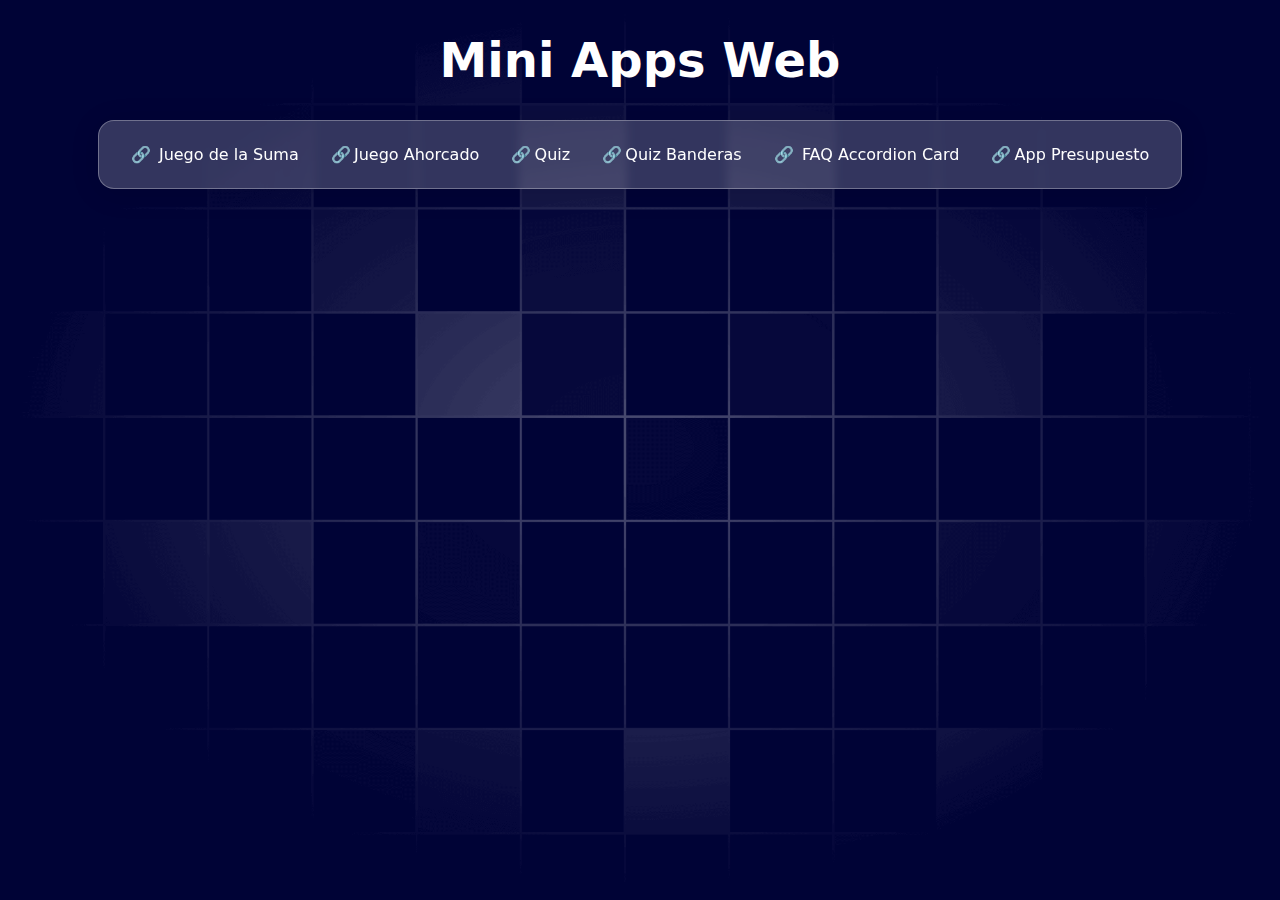
<file: index.html>
<!DOCTYPE html>
<html lang="en">
  <head>
    <meta charset="UTF-8" />
    <meta name="viewport" content="width=device-width, initial-scale=1.0" />
    <title>Mini Apps Web</title>
    <style>
      body {
        color: white;
        font-family: "system-ui", serif;
        background-image: url("./background.png");
        background-position-y: top;
        background-size: cover;
      }

      h1 {
        font-size: 3rem;
        text-align: center;
      }

      main {
        gap: 2rem;
        display: flex;
        flex-wrap: wrap;
        max-width: 1200px;
        width: fit-content;
        border-radius: 16px;
        margin-inline: auto;
        padding: 1.5rem 2rem;
        justify-content: center;
        backdrop-filter: blur(5px);
        box-shadow: 0 4px 30px rgba(0, 0, 0, 0.1);
        border: 1px solid rgba(255, 255, 255, 0.3);
        background-color: rgba(255, 255, 255, 0.2);
      }

      a {
        color: inherit;
        text-decoration: none;
      }

      a::before {
        content: "🔗";
        margin-right: 0.2rem;
      }
    </style>
  </head>
  <body>
    <h1>Mini Apps Web</h1>
    <main>
      <a target="_blank" href="./juego-de-la-suma/index.html">
        Juego de la Suma
      </a>
      <a target="_blank" href="./juego-ahorcado/index.html">Juego Ahorcado</a>
      <a target="_blank" href="./quiz/index.html">Quiz</a>
      <a target="_blank" href="./quiz-banderas/index.html">Quiz Banderas</a>
      <a target="_blank" href="./FAQ-accordion-card-challenge-hub/index.html">
        FAQ Accordion Card
      </a>
      <a target="_blank" href="./app-presupuesto/index.html">App Presupuesto</a>
    </main>
  </body>
</html>
</file>
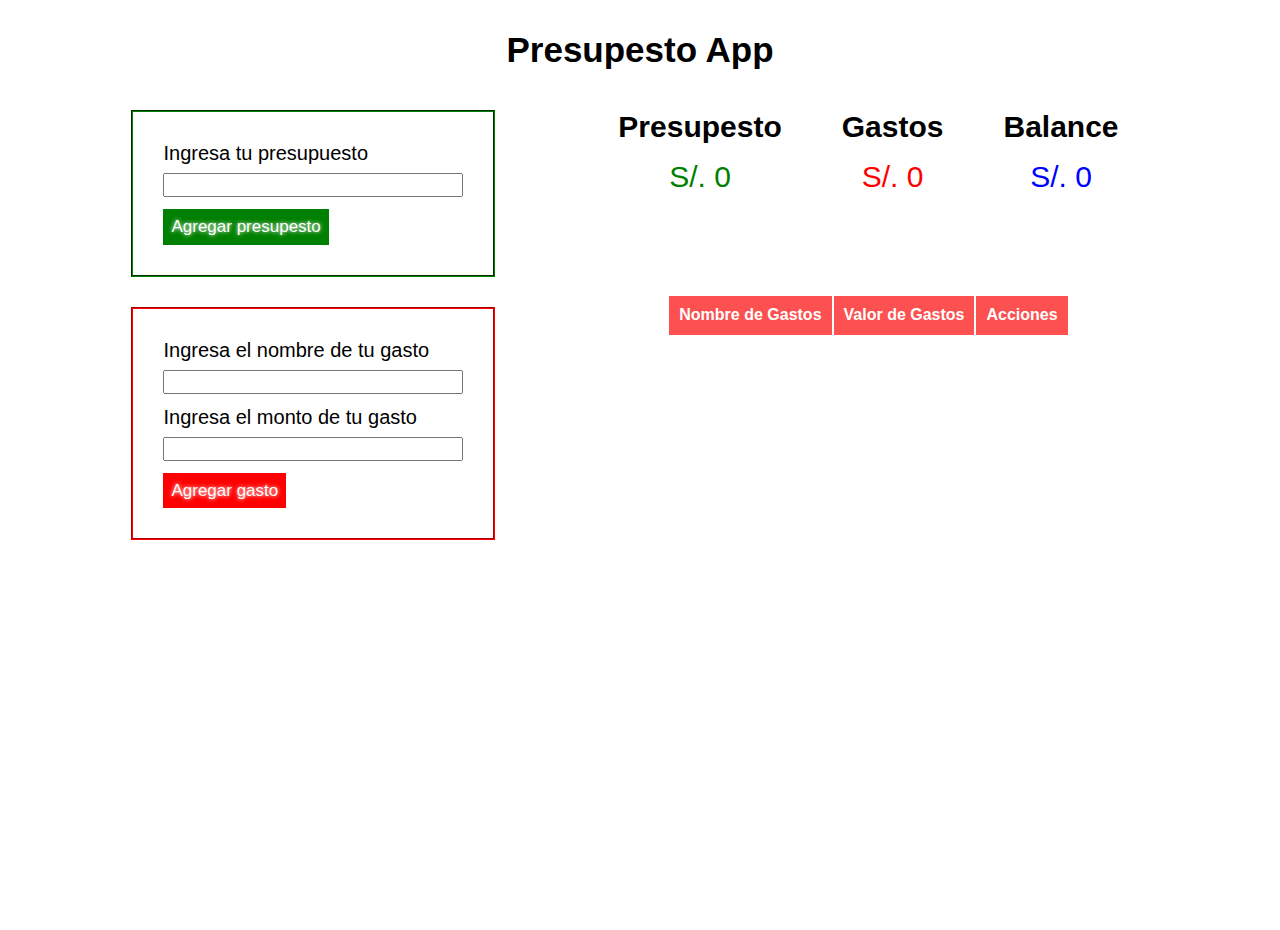
<file: app-presupuesto/index.html>
<!DOCTYPE html>
<html lang="es">
  <head>
    <meta charset="UTF-8" />
    <meta name="viewport" content="width=device-width, initial-scale=1.0" />
    <!-- Open Graph -->
    <meta property="og:title" content="App - Presupesto(Pedro Vega)" />
    <meta property="og:type" content="website" />
    <meta
      property="og:url"
      content="https://pedrovegadamian.github.io/Mini-Apps-Web/app-presupuesto/"
    />
    <meta
      property="og:image"
      content="https://i.pinimg.com/originals/89/39/58/893958dd97c844a52d3ffbebc8df4533.jpg"
    />
    <meta
      property="og:description"
      content="Aplicación que te ayudará con los calculos de un presupuesto para tu negocio"
    />
    <meta property="og:locale" content="es_PE" />
    <title>Presupesto App</title>
    <link rel="stylesheet" href="css/normalize.css" />
    <link rel="stylesheet" href="css/style.css" />
  </head>
  <body>
    <h1 class="title">Presupesto App</h1>

    <div class="container">
      <div class="inputs">
        <section class="budget">
          <fieldset class="fieldset-input">
            <div class="box-input">
              <label for="budget">Ingresa tu presupuesto</label>
              <input type="number" id="budget" />
            </div>
            <button id="addBudget">Agregar presupesto</button>
          </fieldset>
        </section>
        <section class="expensive">
          <fieldset class="fieldset-output">
            <div class="box-input">
              <label for="expensive">Ingresa el nombre de tu gasto</label>
              <input type="text" id="expensive" />
            </div>
            <div class="box-input">
              <label for="expensive_amount">Ingresa el monto de tu gasto</label>
              <input type="number" id="expensive_amount" />
            </div>
            <button id="addExpensive">Agregar gasto</button>
          </fieldset>
        </section>
      </div>

      <div class="outputs">
        <section class="principal-information">
          <div class="info budget">
            <p class="sub-title">Presupesto</p>
            <p class="budget total">S/. <span id="totalBudget">0</span></p>
          </div>
          <div class="info expensives">
            <p class="sub-title">Gastos</p>
            <p class="expensives total">
              S/. <span id="totalExpensives">0</span>
            </p>
          </div>
          <div class="info balance">
            <p class="sub-title">Balance</p>
            <p class="balance total">S/. <span id="totalBalance">0</span></p>
          </div>
        </section>

        <section class="list-expensives">
          <table>
            <thead>
              <tr>
                <th>Nombre de Gastos</th>
                <th>Valor de Gastos</th>
                <th>Acciones</th>
              </tr>
            </thead>
            <tbody id="listOfExpensives"></tbody>
          </table>
        </section>
      </div>
    </div>

    <script src="js/app.js"></script>
  </body>
</html>
</file>
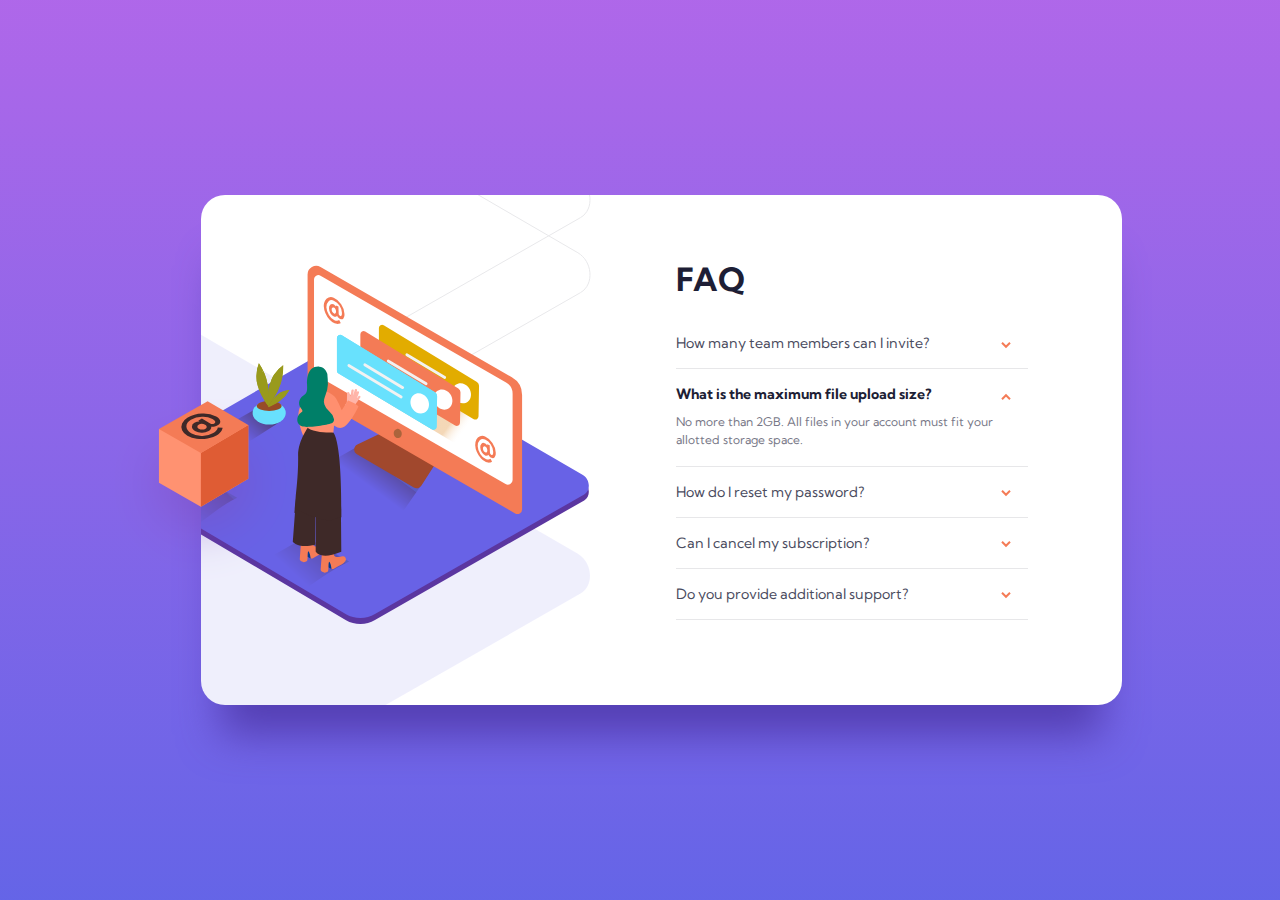
<file: FAQ-accordion-card-challenge-hub/index.html>
<!DOCTYPE html>
<html lang="en">
  <head>
    <meta charset="UTF-8" />
    <meta name="viewport" content="width=device-width, initial-scale=1.0" />
    <link
      rel="icon"
      sizes="32x32"
      type="image/png"
      href="./images/favicon-32x32.png"
    />
    <title>Frontend Mentor | FAQ Accordion Card</title>
    <link rel="stylesheet" href="./css/style.css" />
  </head>
  <body>
    <main class="card">
      <section class="card__image">
        <figure class="card__imageWrapper">
          <img
            class="card__imageWoman"
            alt="illustration-woman-online-desktop"
            src="./images/illustration-woman-online-desktop.svg"
          />
        </figure>
        <img
          class="card__imageBox"
          alt="illustration-box-desktop"
          src="./images/illustration-box-desktop.svg"
        />
        <img
          class="card__imageWomanMobile"
          alt="illustration-woman-online-mobile"
          src="./images/illustration-woman-online-mobile.svg"
        />
      </section>
      <section class="card__faq">
        <h1 class="card__faqTitle">FAQ</h1>
        <div class="card__accordion">
          <input
            type="radio"
            id="accordion1"
            name="accordion"
            class="card__accordionRadio"
          />
          <label class="card__accordionTitle" for="accordion1">
            <span class="card__accordionQuestion">
              How many team members can I invite?
            </span>
            <img
              alt="icon-arrow-down"
              class="card__accordionArrow"
              src="./images/icon-arrow-down.svg"
            />
          </label>
          <p class="card__accordionAnswer">
            You can invite up to 2 additional users on the Free plan. There is
            no limit on team members for the Premium plan.
          </p>
        </div>
        <div class="card__accordion">
          <input
            checked
            type="radio"
            id="accordion2"
            name="accordion"
            class="card__accordionRadio"
          />
          <label class="card__accordionTitle" for="accordion2">
            <span class="card__accordionQuestion">
              What is the maximum file upload size?
            </span>
            <img
              alt="icon-arrow-down"
              class="card__accordionArrow"
              src="./images/icon-arrow-down.svg"
            />
          </label>
          <p class="card__accordionAnswer">
            No more than 2GB. All files in your account must fit your allotted
            storage space.
          </p>
        </div>
        <div class="card__accordion">
          <input
            type="radio"
            id="accordion3"
            name="accordion"
            class="card__accordionRadio"
          />
          <label class="card__accordionTitle" for="accordion3">
            <span class="card__accordionQuestion">
              How do I reset my password?
            </span>
            <img
              alt="icon-arrow-down"
              class="card__accordionArrow"
              src="./images/icon-arrow-down.svg"
            />
          </label>
          <p class="card__accordionAnswer">
            Click “Forgot password” from the login page or “Change password”
            from your profile page. A reset link will be emailed to you.
          </p>
        </div>
        <div class="card__accordion">
          <input
            type="radio"
            id="accordion4"
            name="accordion"
            class="card__accordionRadio"
          />
          <label class="card__accordionTitle" for="accordion4">
            <span class="card__accordionQuestion">
              Can I cancel my subscription?
            </span>
            <img
              alt="icon-arrow-down"
              class="card__accordionArrow"
              src="./images/icon-arrow-down.svg"
            />
          </label>
          <p class="card__accordionAnswer">
            Yes! Send us a message and we'll process your request no questions
            asked.
          </p>
        </div>
        <div class="card__accordion">
          <input
            type="radio"
            id="accordion5"
            name="accordion"
            class="card__accordionRadio"
          />
          <label class="card__accordionTitle" for="accordion5">
            <span class="card__accordionQuestion">
              Do you provide additional support?
            </span>
            <img
              alt="icon-arrow-down"
              class="card__accordionArrow"
              src="./images/icon-arrow-down.svg"
            />
          </label>
          <p class="card__accordionAnswer">
            Chat and email support is available 24/7. Phone lines are open
            during normal business hours.
          </p>
        </div>
      </section>
    </main>
  </body>
</html>
</file>
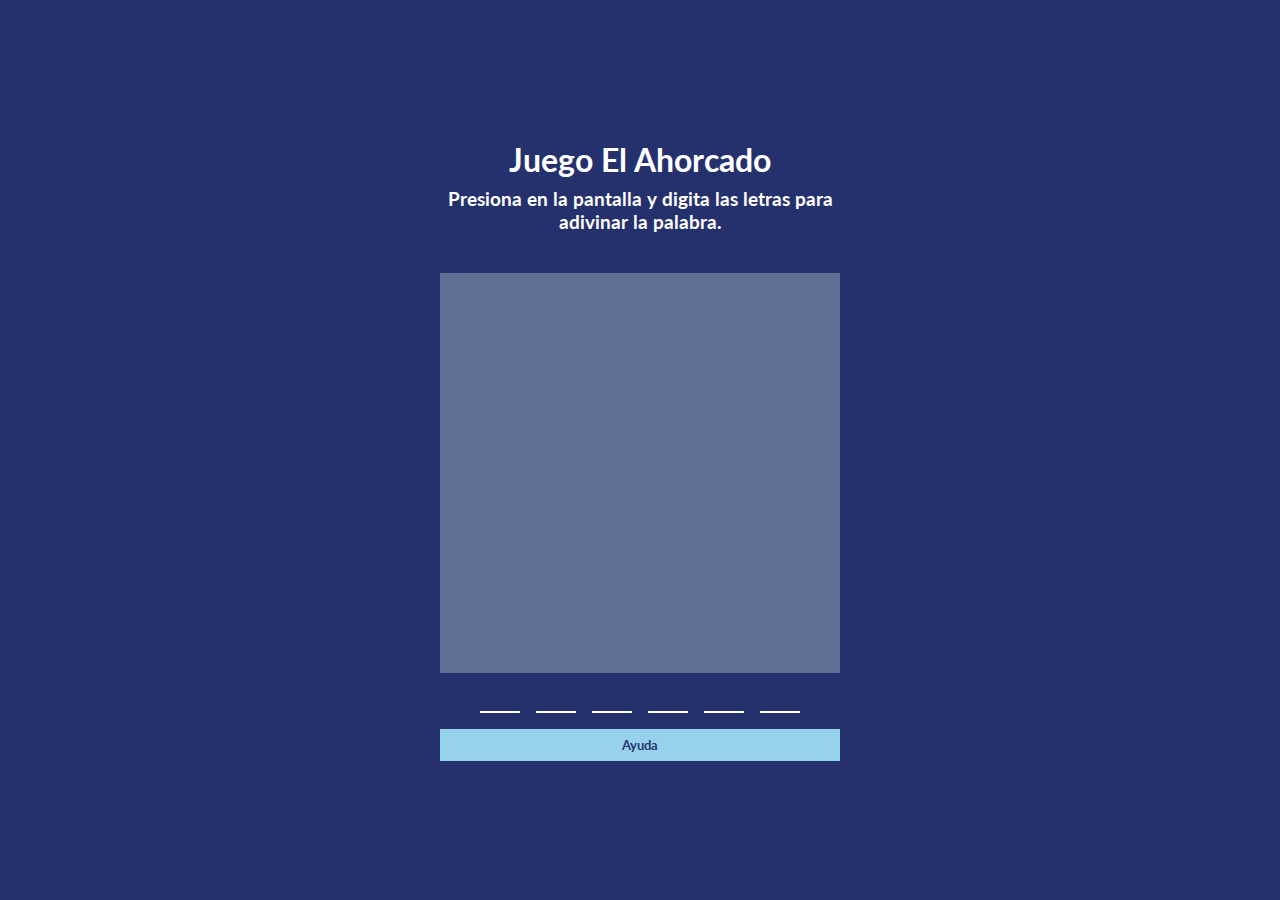
<file: juego-ahorcado/index.html>
<!DOCTYPE html>
<html lang="es">
  <head>
    <meta charset="UTF-8" />
    <meta http-equiv="X-UA-Compatible" content="IE=edge" />
    <meta name="viewport" content="width=device-width, initial-scale=1.0" />
    <title>Juego Ahorcado</title>
    <link rel="stylesheet" href="styles.css" />
  </head>
  <body>
    <h1>Juego El Ahorcado</h1>
    <h2>
      Presiona en la pantalla y digita las letras para adivinar la palabra.
    </h2>
    <div id="letters-container" class="letters-container"></div>
    <div class="container">
      <div class="container-panel hidden">
        <div class="panel-1"></div>
        <div class="panel-2">
          <div class="sub-panel-1"></div>
          <div class="sub-panel-2"></div>
          <div class="head-container">
            <div class="head hidden"></div>
          </div>
          <div class="body-container">
            <div class="body hidden"></div>
            <div class="arms hidden"></div>
            <div class="legs hidden"></div>
          </div>
        </div>
      </div>
    </div>
    <div id="letters-word" class="letters-word"></div>
    <button id="button-help" class="button-help">Ayuda</button>
    <script src="index.js"></script>
  </body>
</html>
</file>
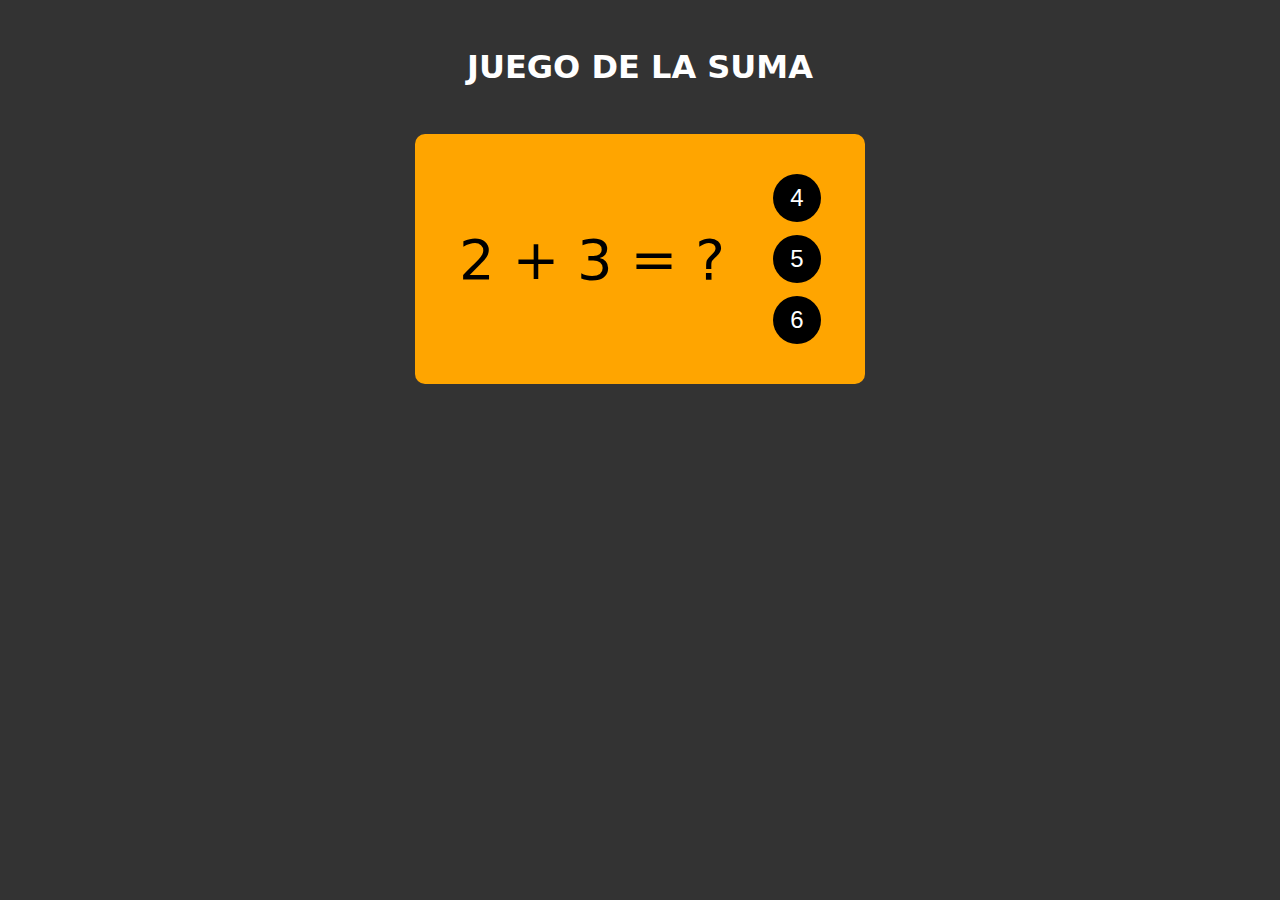
<file: juego-de-la-suma/index.html>
<!DOCTYPE html>
<html lang="en">
  <head>
    <meta charset="UTF-8" />
    <meta name="viewport" content="width=device-width, initial-scale=1.0" />
    <title>Juego de la suma</title>
    <link rel="stylesheet" href="style.css" />
  </head>
  <body>
    <h1 class="title">Juego de la suma</h1>

    <main id="container"></main>

    <script src="script.js"></script>
  </body>
</html>
</file>
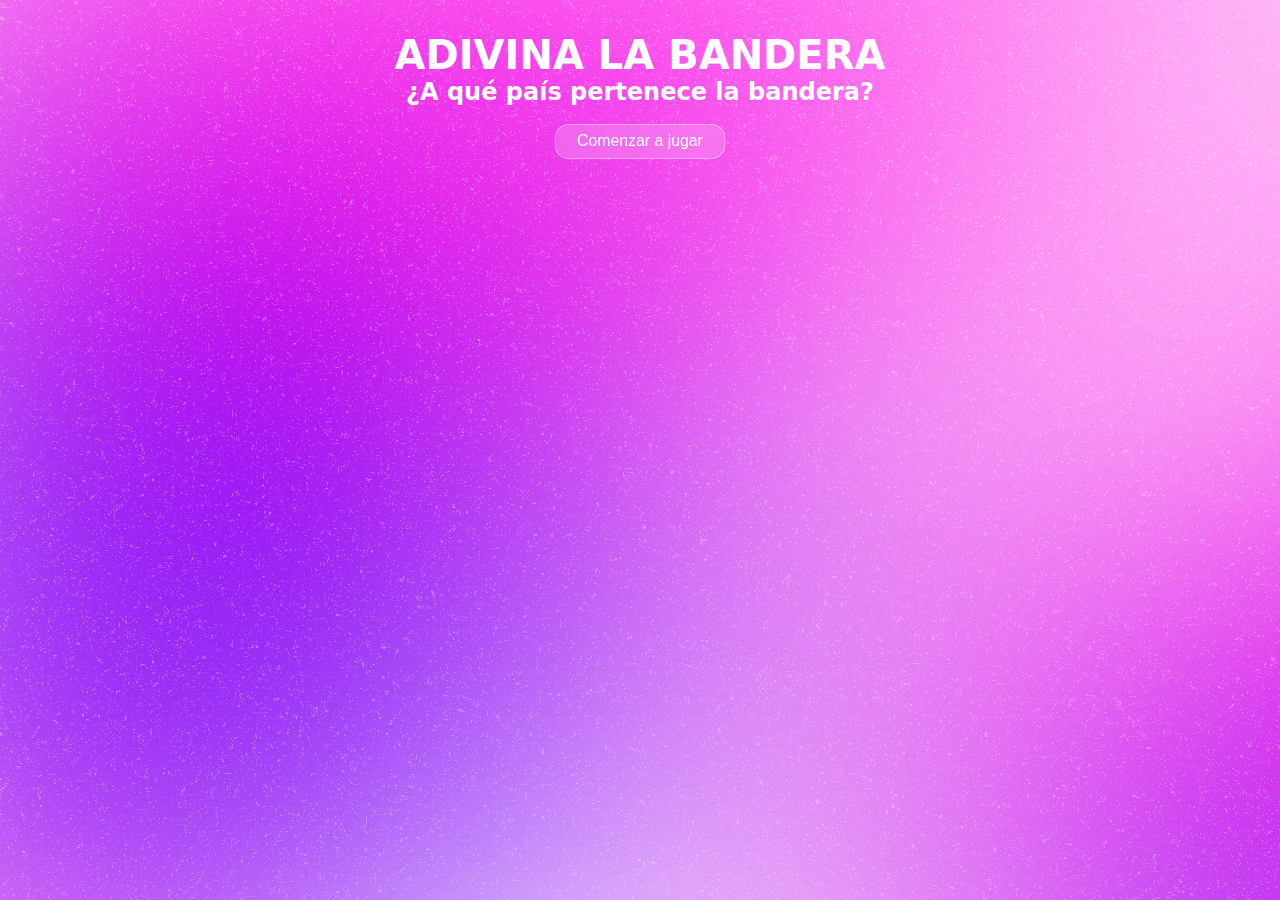
<file: quiz-banderas/index.html>
<!DOCTYPE html>
<html lang="es">
  <head>
    <meta charset="UTF-8" />
    <meta name="viewport" content="width=device-width, initial-scale=1.0" />
    <title>Adivina la bandera</title>
    <link rel="stylesheet" href="./css/styles.css" />
    <script type="module" src="./js/index.js"></script>
  </head>
  <body>
    <header class="header">
      <h1 class="header__title">Adivina la bandera</h1>
      <div id="startScreen">
        <h2 class="header__subtitle">¿A qué país pertenece la bandera?</h2>
        <button class="header__startButton" id="startButton">
          Comenzar a jugar
        </button>
      </div>
    </header>
    <main class="main" id="main"></main>
  </body>
</html>
</file>
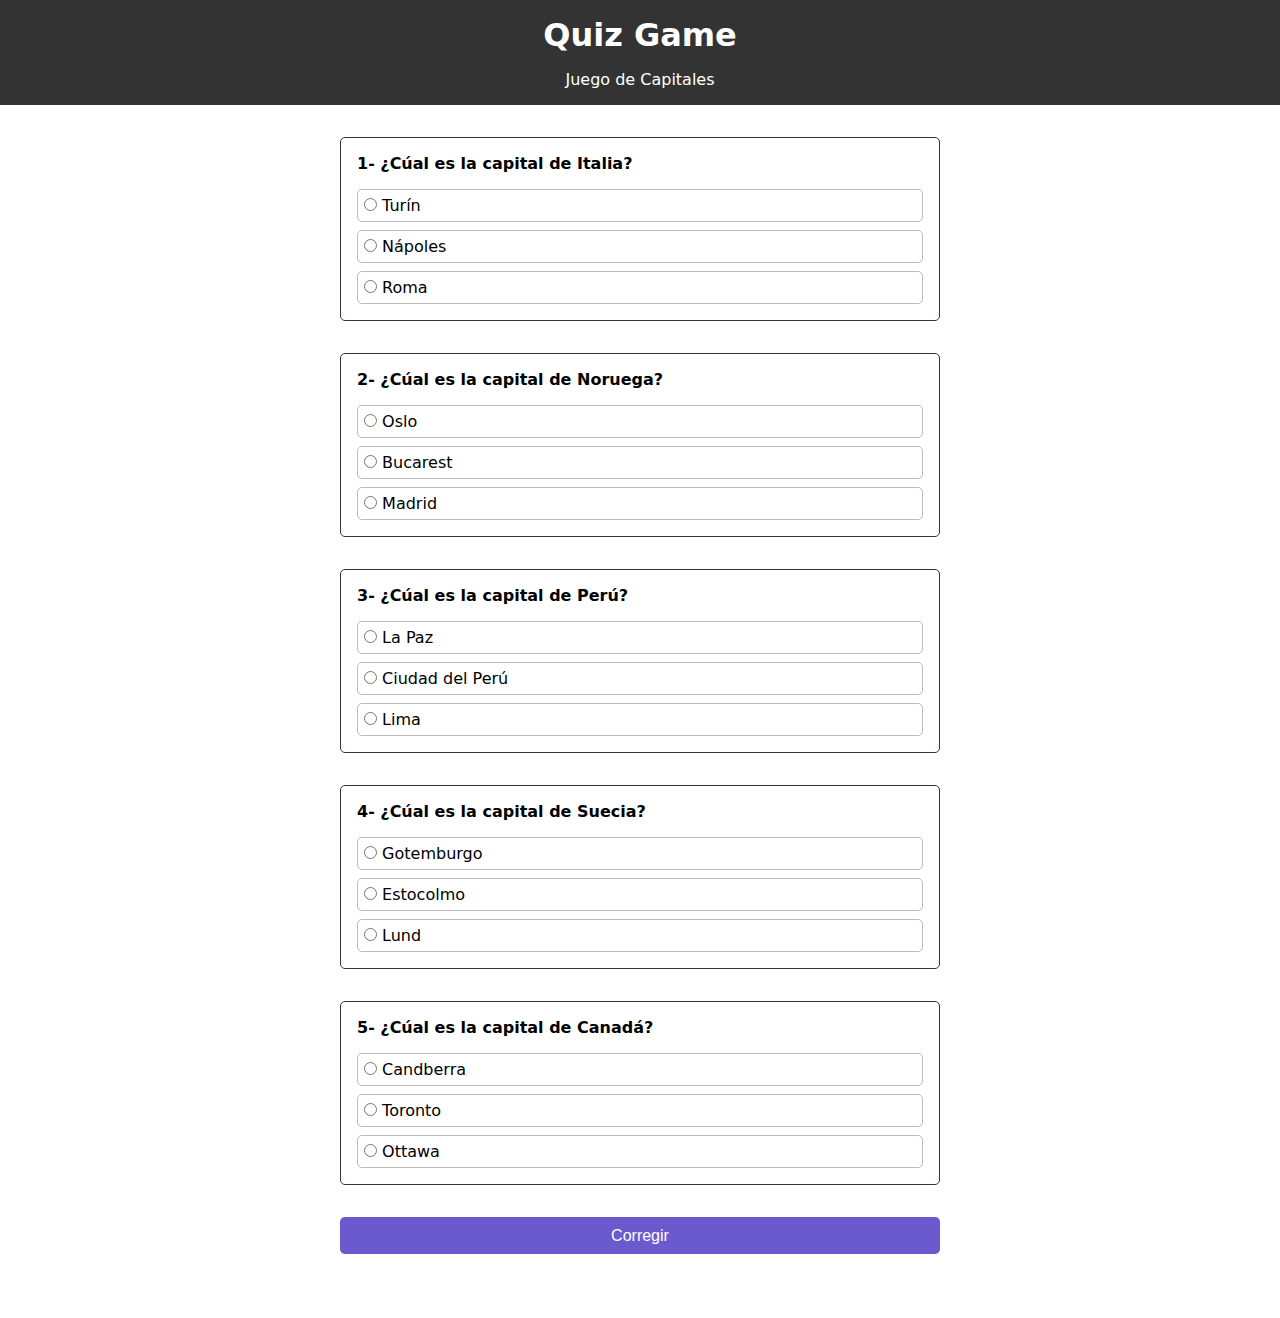
<file: quiz/index.html>
<!DOCTYPE html>
<html lang="en">
  <head>
    <meta charset="UTF-8" />
    <meta name="viewport" content="width=device-width, initial-scale=1.0" />
    <title>Quiz</title>
    <link rel="stylesheet" href="./styles.css" />
  </head>
  <body>
    <header class="header">
      <h1 class="header-title">Quiz Game</h1>
      <p>Juego de Capitales</p>
    </header>

    <main>
      <section id="section-italia">
        <p>1- ¿Cúal es la capital de Italia?</p>
        <label for="turin">
          <input id="turin" type="radio" name="capital-italia" value="turin" />
          Turín
        </label>

        <label for="napoles">
          <input
            id="napoles"
            type="radio"
            name="capital-italia"
            value="napoles"
          />
          Nápoles
        </label>

        <label for="roma">
          <input id="roma" type="radio" name="capital-italia" value="roma" />
          Roma
        </label>
      </section>

      <section id="section-noruega">
        <p>2- ¿Cúal es la capital de Noruega?</p>

        <label for="oslo">
          <input id="oslo" type="radio" name="capital-noruega" value="oslo" />
          Oslo
        </label>

        <label for="bucarest">
          <input
            id="bucarest"
            type="radio"
            name="capital-noruega"
            value="bucarest"
          />
          Bucarest
        </label>

        <label for="madrid">
          <input
            id="madrid"
            type="radio"
            name="capital-noruega"
            value="madrid"
          />
          Madrid
        </label>
      </section>

      <section id="section-peru">
        <p>3- ¿Cúal es la capital de Perú?</p>

        <label for="la-paz">
          <input id="la-paz" type="radio" name="capital-peru" value="la-paz" />
          La Paz
        </label>

        <label for="cuidad-del-peru">
          <input
            id="cuidad-del-peru"
            type="radio"
            name="capital-peru"
            value="cuidad-del-peru"
          />
          Ciudad del Perú
        </label>

        <label for="lima">
          <input id="lima" type="radio" name="capital-peru" value="lima" />
          Lima
        </label>
      </section>

      <section id="section-suecia">
        <p>4- ¿Cúal es la capital de Suecia?</p>

        <label for="gotemburgo">
          <input
            id="gotemburgo"
            type="radio"
            name="capital-suecia"
            value="gotemburgo"
          />
          Gotemburgo
        </label>

        <label for="estocolmo">
          <input
            id="estocolmo"
            type="radio"
            name="capital-suecia"
            value="estocolmo"
          />
          Estocolmo
        </label>

        <label for="lund">
          <input id="lund" type="radio" name="capital-suecia" value="lund" />
          Lund
        </label>
      </section>

      <section id="section-canada">
        <p>5- ¿Cúal es la capital de Canadá?</p>

        <label for="candberra">
          <input
            id="candberra"
            type="radio"
            name="capital-canada"
            value="candberra"
          />
          Candberra
        </label>

        <label for="toronto">
          <input
            id="toronto"
            type="radio"
            name="capital-canada"
            value="toronto"
          />
          Toronto
        </label>

        <label for="ottawa">
          <input
            id="ottawa"
            type="radio"
            name="capital-canada"
            value="ottawa"
          />
          Ottawa
        </label>
      </section>

      <button id="button-correct" class="button-correct">Corregir</button>

      <div id="result" class="result"></div>
    </main>

    <script src="./index.js"></script>
  </body>
</html>
</file>
<file: app-presupuesto/css/style.css>
body {
  font-family: -apple-system, BlinkMacSystemFont, 'Segoe UI', Roboto, Oxygen,
    Ubuntu, Cantarell, 'Open Sans', 'Helvetica Neue', sans-serif;
  height: 100vh;
  width: 100vw;
  overflow-x: hidden;
}

.container {
  max-width: 1110px;
  display: flex;
  justify-content: space-around;
  flex-wrap: wrap;
  margin: 0 auto;
}

.title {
  text-align: center;
  font-size: 35px;
  margin-top: 30px;
  margin-bottom: 40px;
}

fieldset {
  padding: 30px;
  margin-bottom: 30px;
}

input {
  width: 300px;
  height: 24px;
  display: block;
}

input:focus {
  outline: none;
}

label {
  display: block;
  font-size: 20px;
  font-weight: 500;
  margin-bottom: 8px;
}

button {
  padding: 8px;
  border-style: none;
  font-size: 17px;
  cursor: pointer;
  color: #fff;
  text-shadow: 0px 0px 4px #fff;
}

th,
td {
  padding: 10px;
}

thead {
  background-color: rgb(253, 80, 80);
  color: #fff;
}

tbody {
  background-color: rgb(179, 219, 255);
  font-weight: 600;
}

#addBudget {
  background-color: green;
}

#addExpensive {
  background-color: red;
}

.btnUpdate {
  background-color: orange;
}

.btnDelete {
  background-color: red;
}

.fieldset-input {
  border-color: green;
}

.fieldset-output {
  border-color: red;
}

.box-input {
  margin-bottom: 12px;
}

.principal-information,
.list-expensives {
  display: flex;
  text-align: center;
  flex-wrap: wrap;
  justify-content: space-around;
  margin-bottom: 100px;
}

.info {
  margin: 0 30px;
}

.sub-title {
  font-weight: 700;
  font-size: 30px;
  margin-bottom: 15px;
}

.total {
  font-size: 30px;
}

.budget.total {
  color: green;
}

.expensives.total {
  color: red;
}

.balance.total {
  color: blue;
}

@media (max-width: 688px) {
  .principal-information {
    flex-direction: column;
    align-items: center;
  }

  .sub-title {
    width: 200px;
    margin-top: 50px;
  }

  fieldset {
    padding: 10px;
  }
}
</file>
<file: FAQ-accordion-card-challenge-hub/css/style.css>
* {
  margin: 0;
  padding: 0;
  box-sizing: border-box;
}

:root {
  --first-color-gradient: hsl(273, 75%, 66%);
  --second-color-gradient: hsl(240, 73%, 65%);
  --text-dark-color: hsl(238, 29%, 16%);
  --text-hover-color: hsl(14, 88%, 65%);
  --text-color: hsl(237, 12%, 33%);
  --text-color-light: hsl(240, 6%, 50%);
  --border-divider-color: hsl(240, 5%, 91%);
}

@font-face {
  font-weight: 700;
  font-display: fallback;
  font-family: 'KumbhSans-Bold';
  src: url('../fonts/KumbhSans-Bold.ttf') format('truetype');
}

@font-face {
  font-weight: 400;
  font-display: fallback;
  font-family: 'KumbhSans-Regular';
  src: url('../fonts/KumbhSans-Regular.ttf') format('truetype');
}

body {
  display: flex;
  min-height: 100vh;
  align-items: center;
  justify-content: center;
  font-family: 'KumbhSans-Regular', sans-serif;
  background: linear-gradient(
    var(--first-color-gradient),
    var(--second-color-gradient)
  );
  background-repeat: no-repeat;
}

.card {
  width: 921px;
  height: 510px;
  display: flex;
  margin-left: 43px;
  position: relative;
  border-radius: 1.5rem;
  background: #fff url(../images/bg-pattern-desktop.svg);
  background-repeat: no-repeat;
  background-position: -576px -294px;
  box-shadow: 0 50px 42px -20px #543fb3;
}

.card__image {
  height: 100%;
  user-select: none;
}

.card__imageWrapper {
  height: 100%;
  overflow: hidden;
  width: fit-content;
}

.card__imageWoman {
  top: 70px;
  left: -84px;
  position: relative;
}

.card__imageWomanMobile {
  display: none;
}

.card__imageBox {
  top: 204px;
  left: -93px;
  position: absolute;
}

.card__faq {
  width: 100%;
  padding: 4rem 3px;
}

.card__faqTitle {
  font-size: 2rem;
  margin-bottom: 1.2rem;
  color: var(--text-dark-color);
  font-family: 'KumbhSans-Bold', sans-serif;
}

.card__accordion {
  padding: 1rem 0;
  max-width: 352px;
  border-bottom: 1px solid var(--border-divider-color);
}

.card__accordionRadio {
  display: none;
}

.card__accordionTitle {
  display: flex;
  cursor: pointer;
  align-items: center;
  justify-content: space-between;
}

.card__accordionRadio:checked + .card__accordionTitle {
  cursor: default;
}

.card__accordionQuestion {
  transition: 0.5s;
  font-size: 14.2px;
  color: var(--text-color);
}

@media (hover: hover) {
  .card__accordionTitle:hover .card__accordionQuestion {
    transition: 0.2s;
    color: var(--text-hover-color);
  }
}

.card__accordionRadio:checked + .card__accordionTitle .card__accordionQuestion {
  color: var(--text-dark-color);
  font-family: 'KumbhSans-Bold', sans-serif;
}

.card__accordionArrow {
  top: 2px;
  right: 17px;
  transition: 0.5s;
  user-select: none;
  position: relative;
}

.card__accordionRadio:checked + .card__accordionTitle .card__accordionArrow {
  transition: 0.5s;
  transform: rotateZ(180deg);
}

.card__accordionAnswer {
  height: 0;
  font-size: 12px;
  visibility: hidden;
  line-height: 18.4px;
  color: var(--text-color-light);
}

.card__accordionRadio:checked ~ .card__accordionAnswer {
  height: 100%;
  transition: 0.3s;
  visibility: visible;
  padding-top: 0.6rem;
}

@media screen and (max-width: 1024px) {
  body {
    background: linear-gradient(var(--first-color-gradient), #7b64e8);
  }

  .card {
    margin-left: 0;
    max-width: 327px;
    margin-top: 63px;
    min-height: 535px;
    flex-direction: column;
    background: #fff url(../images/bg-pattern-mobile.svg);
    background-position-x: 45px;
    background-repeat: no-repeat;
    box-shadow: 0 50px 36px -20px rgba(0, 0, 0, 0.3);
  }

  .card__imageWrapper,
  .card__imageBox {
    display: none;
  }

  .card__imageWomanMobile {
    left: 45px;
    top: -108px;
    display: block;
    max-width: 236px;
    position: absolute;
  }

  .card__faq {
    padding-top: 8.2rem;
  }

  .card__faqTitle {
    text-align: center;
    margin-bottom: 0.9rem;
  }

  .card__accordion {
    max-width: 280px;
    margin-inline: auto;
  }

  .card__accordionQuestion {
    font-size: 13.2px;
  }

  .card__accordionArrow {
    position: static;
  }

  .card__accordionAnswer {
    font-size: 12.5px;
    line-height: 22.4px;
  }
}
</file>
<file: juego-ahorcado/styles.css>
@import url('https://fonts.googleapis.com/css2?family=Lato:wght@400;700;900&display=swap');

* {
  box-sizing: border-box;
  margin: 0;
  padding: 0;
}

body {
  background-color: #25316d;
  color: white;
  display: grid;
  font-family: 'Lato', sans-serif;
  height: 100vh;
  place-content: center;
}

h1,
h2 {
  text-align: center;
  width: 400px;
}

h1 {
  margin-bottom: 0.5rem;
}

h2 {
  font-size: 1.2rem;
}

.letters-container {
  display: flex;
  flex-wrap: wrap;
  min-height: 40px;
  width: 400px;
}

.letter-block {
  display: grid;
  font-size: 1rem;
  height: 40px;
  place-content: center;
  text-transform: uppercase;
  width: 40px;
}

.container {
  background-color: #5f6f94;
  height: 400px;
  width: 400px;
}

.container-panel {
  display: grid;
  grid-template-columns: repeat(2, 1fr);
  height: 100%;
}

.panel-1 {
  border-bottom: 4px solid black;
}

.panel-2 {
  border-bottom: 4px solid black;
  border-left: 4px solid black;
  display: grid;
  grid-template-columns: repeat(2, 1fr);
  grid-template-rows: 20% 50px;
}

.sub-panel-1 {
  border-top: 4px solid black;
}

.sub-panel-2 {
  border-left: 4px solid black;
}

.head-container {
  display: flex;
  grid-column: 1/3;
  justify-content: center;
}

.head {
  background-color: black;
  border-radius: 50%;
  height: 50px;
  width: 50px;
}

.body-container {
  grid-column: 1/3;
  height: 100px;
  position: relative;
}

.body {
  border-right: 2px solid black;
  height: 100%;
  width: 50%;
}

.legs,
.arms {
  border-left: 2px solid black;
  border-top: 2px solid black;
  height: 50px;
  left: 0;
  margin-left: auto;
  margin-right: auto;
  position: absolute;
  right: 0;
  rotate: z 45deg;
  width: 50px;
}

.arms {
  top: 0;
  transform: translate(10px, 12px);
}

.legs {
  bottom: 0;
  transform: translate(40px, 42px);
}

.hidden {
  display: none;
}

.letters-word {
  display: flex;
  flex-wrap: wrap;
  justify-content: center;
  width: 400px;
}

.letter-block-word {
  border-bottom: 2px solid;
  display: grid;
  font-size: 1rem;
  height: 40px;
  margin-inline: 0.5rem;
  place-content: center;
  text-transform: uppercase;
  width: 40px;
}

.button-help {
  background-color: #97d2ec;
  border: none;
  color: #25316d;
  cursor: pointer;
  font-family: 'Lato', sans-serif;
  font-weight: 700;
  height: 2rem;
  margin-top: 1rem;
}
</file>
<file: juego-de-la-suma/style.css>
* {
  margin: 0;
  padding: 0;
  box-sizing: border-box;
}

body {
  color: #fff;
  display: flex;
  align-items: center;
  flex-direction: column;
  background-color: #333;
  font-family: "system-ui", serif;
}

.title {
  margin-block: 3rem;
  text-transform: uppercase;
}

.card {
  gap: 3rem;
  width: 450px;
  height: 250px;
  display: flex;
  align-items: center;
  border-radius: 10px;
  justify-content: center;
  background-color: orange;
}

.card__question {
  color: #000;
  font-weight: 500;
  font-size: 3.5rem;
  text-align: center;
}

.card__result {
  font-size: 1.4rem;
  text-align: center;
  text-transform: uppercase;
}

.card__result.correct {
  color: green;
}

.card__result.incorrect {
  color: red;
}

.card__answers {
  gap: 0.8rem;
  display: flex;
  flex-direction: column;
}

.card__answer {
  width: 3rem;
  height: 3rem;
  border: none;
  color: #fff;
  display: grid;
  cursor: pointer;
  font-size: 1.5rem;
  border-radius: 50%;
  place-content: center;
  background-color: #000;
}

.card__answer.check {
  outline: solid 4px #fff;
}
</file>
<file: quiz/styles.css>
* {
  margin: 0;
  padding: 0;
  box-sizing: border-box;
}

body {
  font-family: system-ui, serif;
}

main {
  gap: 2rem;
  padding: 2rem;
  display: flex;
  align-items: center;
  flex-direction: column;
}

section {
  width: 600px;
  padding: 1rem;
  border-radius: 5px;
  border: 1px solid #333;
}

section p {
  font-weight: 700;
  margin-bottom: 1rem;
}

section label:last-child {
  margin-bottom: 0;
}

label {
  width: 100%;
  padding: 6px;
  border-radius: 5px;
  margin-bottom: .5rem;
  display: inline-block;
  border: 1px solid #bbb;
}

label:hover,
label:has(input:checked) {
  cursor: pointer;
  background-color: #ccc;
}


.header {
  color: #fff;
  padding: 1rem;
  background: #333;
  text-align: center;
}

.header-title {
  margin-bottom: 1rem;
}

.button-correct {
  width: 600px;
  border: none;
  color: #fff;
  cursor: pointer;
  font-size: 1rem;
  border-radius: 5px;
  padding-block: .6rem;
  background-color: #6a5acd;
}

.result {
  font-weight: 500;
  font-size: 1.2rem;
}
</file>
<file: quiz-banderas/css/styles.css>
* {
  margin: 0;
  padding: 0;
  box-sizing: border-box;
}

body {
  color: #fff;
  height: 100vh;
  text-align: center;
  counter-reset: buttons;
  font-family: 'system-ui', serif;
  background-image: url('../images/background.png');
}

button {
  border: none;
  color: inherit;
  cursor: pointer;
  transition: 0.2s;
  font-size: 1.1rem;
  border-radius: 1rem;
  transform: scale(0.9);
  padding: 0.5rem 1.5rem;
  backdrop-filter: blur(5px);
  border: 1px solid #ffffff80;
  background-color: #ffffff33;
  -webkit-backdrop-filter: blur(5px);
}

.header {
  padding-block: 2rem;
}

.header__title {
  font-size: 2.5rem;
  text-transform: uppercase;
}

.header__subtitle {
  margin-bottom: 1rem;
}

.header__startButton:hover {
  transform: scale(1);
}

.main {
  gap: 1rem;
  display: flex;
  align-items: center;
  flex-direction: column;
}

.flagImage {
  margin-bottom: 4rem;
}

.buttonAnswer {
  width: 250px;
  text-transform: capitalize;
}
</file>
